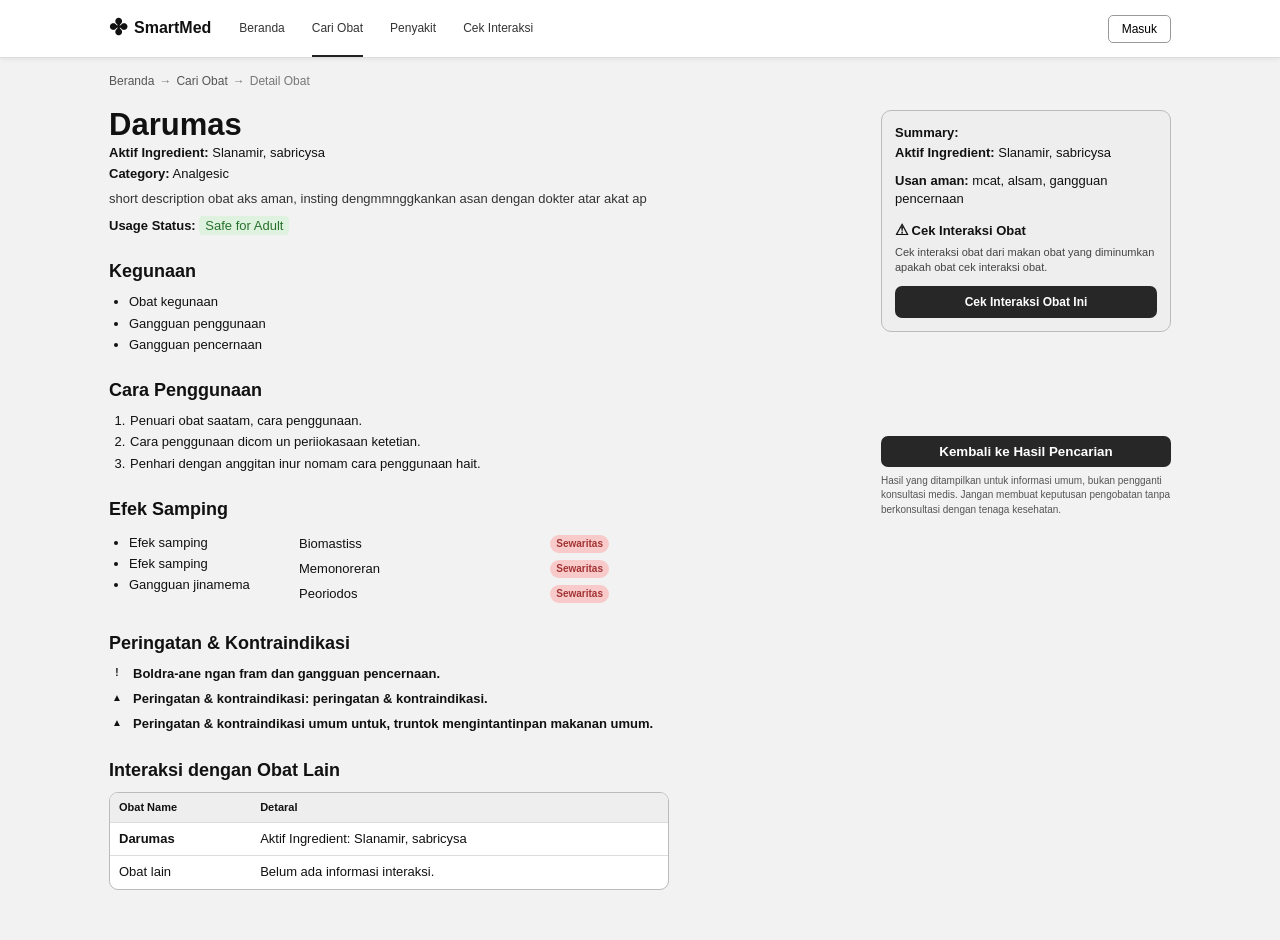
<file: project-ekskull/index.html>
<!DOCTYPE html>
<html lang="id">
<head>
  <meta charset="UTF-8">
  <meta http-equiv="refresh" content="0; url=cariobat.html">
  <meta name="viewport" content="width=device-width, initial-scale=1.0">
  <title>SmartMed - Mengalihkan</title>
  <link rel="canonical" href="cariobat.html">
  <script>window.location.replace("cariobat.html");</script>
</head>
<body>
  <p>Halaman dipindahkan. <a href="cariobat.html">Buka Cari Obat</a>.</p>
</body>
</html>
</file>
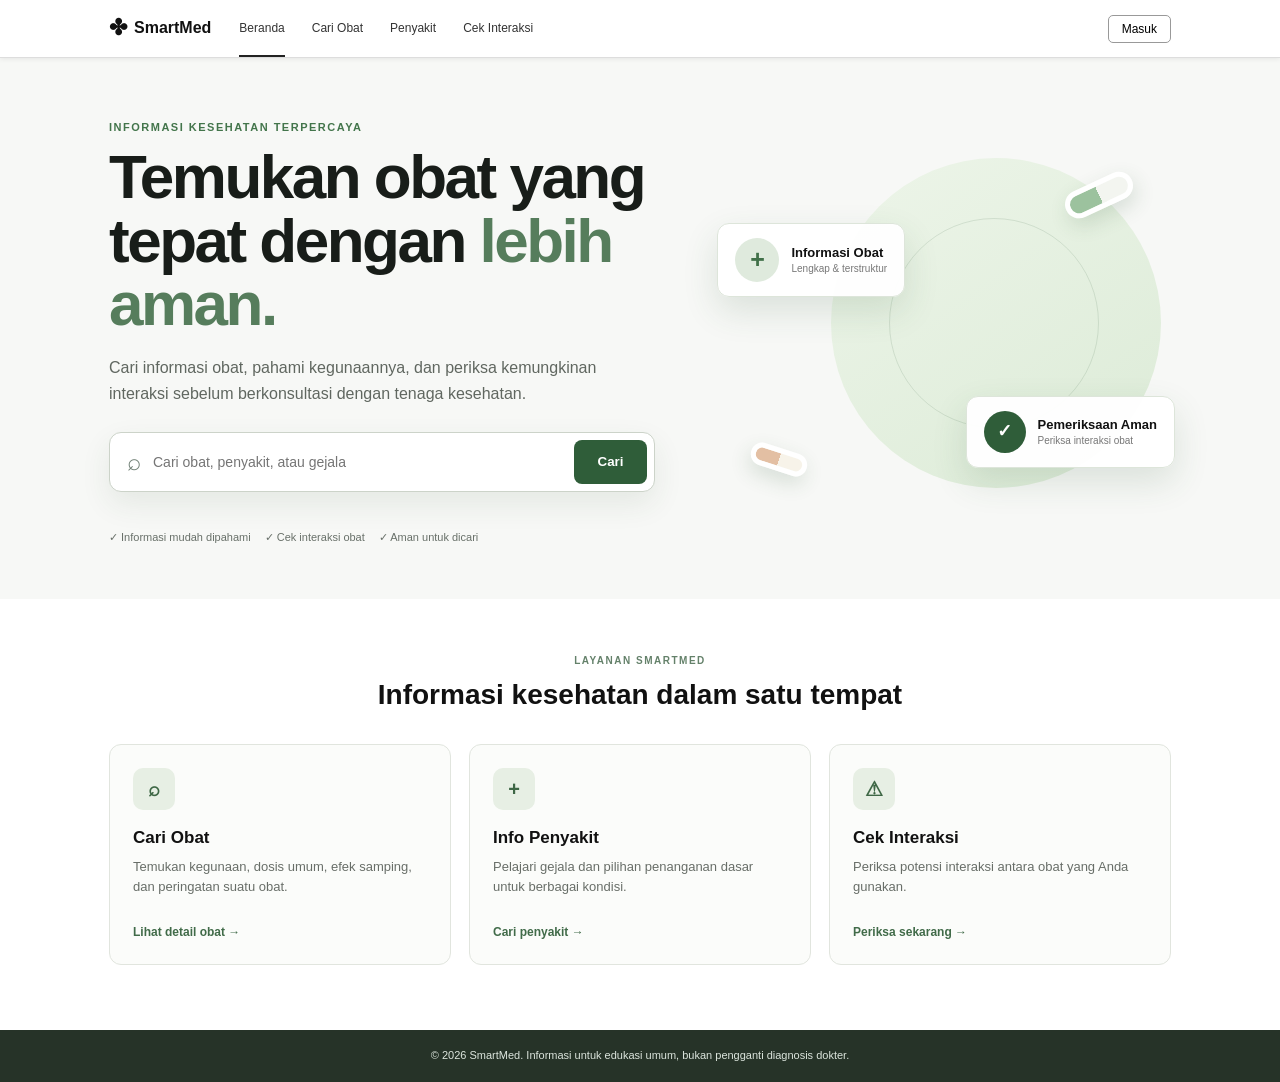
<file: project-ekskull/baru.html>
<!DOCTYPE html>
<html lang="id">
<head>
  <meta charset="UTF-8">
  <meta name="viewport" content="width=device-width, initial-scale=1.0">
  <meta name="description" content="Cari informasi obat, penyakit, dan interaksi obat dengan SmartMed.">
  <title>SmartMed - Temukan Obat yang Tepat</title>
  <link rel="stylesheet" href="style.css">
  <link rel="stylesheet" href="smartmed.css">
</head>
<body class="home-page">
  <header class="site-header">
    <div class="nav-wrap">
      <a href="baru.html" class="brand" aria-label="SmartMed Beranda">
        <span class="brand-icon">✤</span>
        <span>SmartMed</span>
      </a>

      <nav class="nav-menu" aria-label="Navigasi utama">
        <a href="baru.html" class="active">Beranda</a>
        <a href="cariobat.html">Cari Obat</a>
        <a href="#fitur">Penyakit</a>
        <a href="cariobat.html#interaksi">Cek Interaksi</a>
      </nav>

      <button class="login-btn" type="button">Masuk</button>
    </div>
  </header>

  <main>
    <section class="hero" aria-labelledby="hero-title">
      <div class="hero-content">
        <p class="hero-eyebrow">INFORMASI KESEHATAN TERPERCAYA</p>
        <h1 id="hero-title">Temukan obat yang tepat dengan <span>lebih aman.</span></h1>
        <p class="hero-description">
          Cari informasi obat, pahami kegunaannya, dan periksa kemungkinan interaksi
          sebelum berkonsultasi dengan tenaga kesehatan.
        </p>

        <form class="search-box" id="searchForm" role="search">
          <label class="sr-only" for="searchInput">Cari obat, penyakit, atau gejala</label>
          <span class="search-icon" aria-hidden="true">⌕</span>
          <input id="searchInput" type="search" placeholder="Cari obat, penyakit, atau gejala" autocomplete="off">
          <button type="submit">Cari</button>
        </form>
        <p class="search-feedback" id="searchFeedback" role="status"></p>

        <div class="hero-trust">
          <span>✓ Informasi mudah dipahami</span>
          <span>✓ Cek interaksi obat</span>
          <span>✓ Aman untuk dicari</span>
        </div>
      </div>

      <div class="hero-visual" aria-label="Ilustrasi layanan kesehatan">
        <div class="hero-circle circle-one"></div>
        <div class="hero-circle circle-two"></div>
        <div class="medicine-card main-card">
          <div class="medicine-icon">+</div>
          <div><strong>Informasi Obat</strong><span>Lengkap &amp; terstruktur</span></div>
        </div>
        <div class="medicine-card safety-card">
          <span class="shield">✓</span>
          <div><strong>Pemeriksaan Aman</strong><span>Periksa interaksi obat</span></div>
        </div>
        <div class="pill pill-one"></div>
        <div class="pill pill-two"></div>
      </div>
    </section>

    <section class="feature-section" id="fitur" aria-labelledby="feature-title">
      <div class="section-heading">
        <p>LAYANAN SMARTMED</p>
        <h2 id="feature-title">Informasi kesehatan dalam satu tempat</h2>
      </div>
      <div class="feature-grid">
        <a class="feature-card" href="cariobat.html">
          <span class="feature-icon">⌕</span>
          <h3>Cari Obat</h3>
          <p>Temukan kegunaan, dosis umum, efek samping, dan peringatan suatu obat.</p>
          <span class="feature-link">Lihat detail obat →</span>
        </a>
        <a class="feature-card" href="#">
          <span class="feature-icon">+</span>
          <h3>Info Penyakit</h3>
          <p>Pelajari gejala dan pilihan penanganan dasar untuk berbagai kondisi.</p>
          <span class="feature-link">Cari penyakit →</span>
        </a>
        <a class="feature-card" href="cariobat.html#interaksi">
          <span class="feature-icon">⚠</span>
          <h3>Cek Interaksi</h3>
          <p>Periksa potensi interaksi antara obat yang Anda gunakan.</p>
          <span class="feature-link">Periksa sekarang →</span>
        </a>
      </div>
    </section>
  </main>

  <footer class="home-footer">
    <p>© 2026 SmartMed. Informasi untuk edukasi umum, bukan pengganti diagnosis dokter.</p>
  </footer>

  <script>
    const searchForm = document.getElementById("searchForm");
    const searchInput = document.getElementById("searchInput");
    const searchFeedback = document.getElementById("searchFeedback");

    searchForm.addEventListener("submit", (event) => {
      event.preventDefault();
      const keyword = searchInput.value.trim();
      if (!keyword) {
        searchFeedback.textContent = "Masukkan nama obat, penyakit, atau gejala.";
        searchInput.focus();
        return;
      }
      searchFeedback.textContent = `Mencari "${keyword}"...`;
      window.location.href = `cariobat.html?q=${encodeURIComponent(keyword)}`;
    });

    document.querySelector(".login-btn").addEventListener("click", () => {
      alert("Demo: halaman login SmartMed.");
    });
  </script>
  <script src="smartmed.js" defer></script>
</body>
</html>
</file>
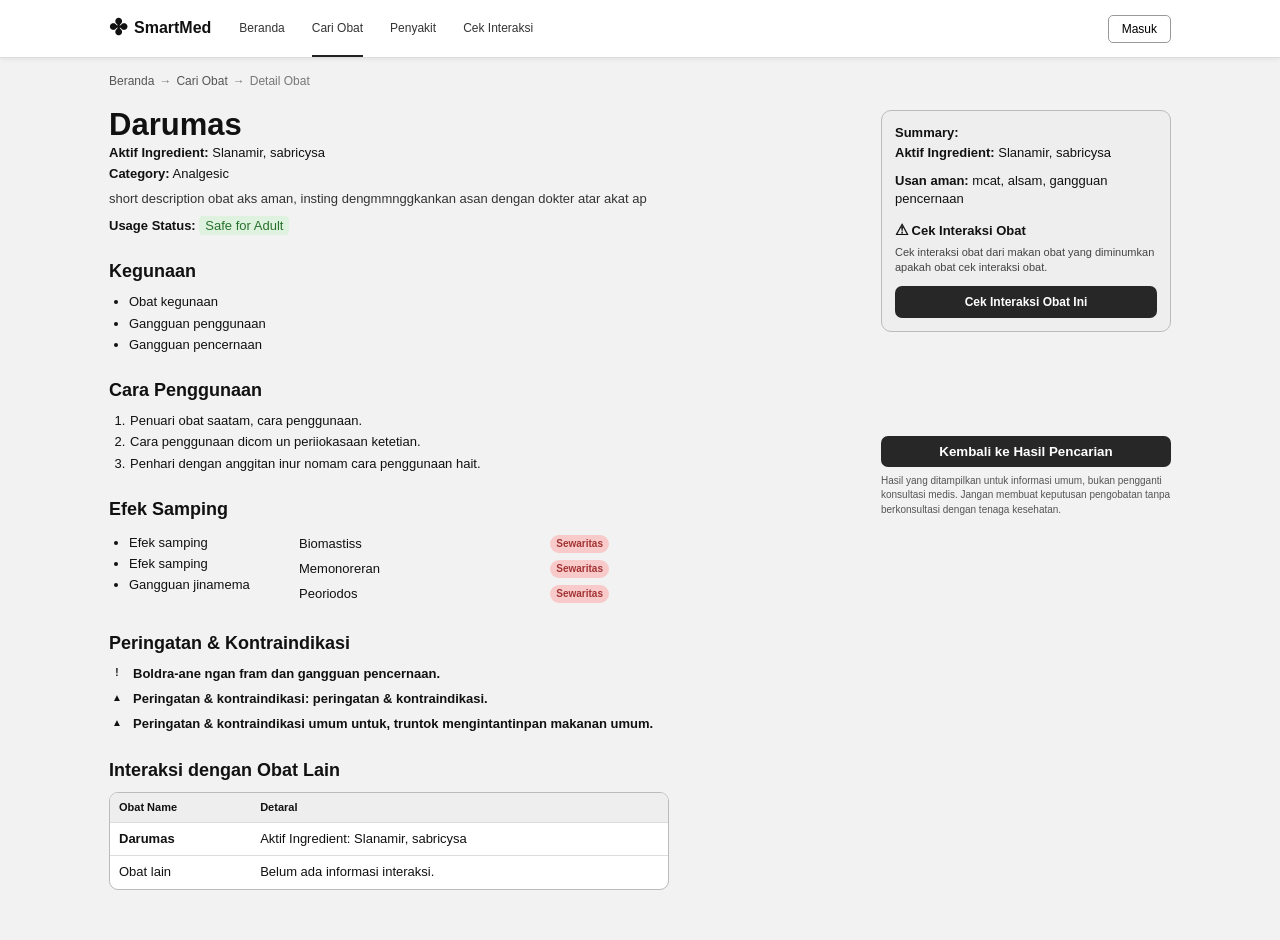
<file: project-ekskull/cariobat.html>
<!DOCTYPE html>
<html lang="id">
<head>
  <meta charset="UTF-8" />
  <meta name="viewport" content="width=device-width, initial-scale=1.0" />
  <title>SmartMed - Cari Obat</title>
  <link rel="stylesheet" href="style.css" />
  <link rel="stylesheet" href="smartmed.css" />
</head>
<body>
  <header class="site-header">
    <div class="nav-wrap">
      <a href="baru.html" class="brand" aria-label="SmartMed">
        <span class="brand-icon">✤</span>
        <span>SmartMed</span>
      </a>

      <nav class="nav-menu" aria-label="Navigasi utama">
        <a href="baru.html">Beranda</a>
        <a href="cariobat.html" class="active">Cari Obat</a>
        <a href="baru.html#fitur">Penyakit</a>
        <a href="#interaksi">Cek Interaksi</a>
      </nav>

      <button class="login-btn" id="loginBtn" type="button">Masuk</button>
    </div>
  </header>

  <main class="container">
    <div class="breadcrumb">
      <a href="baru.html">Beranda</a>
      <span>→</span>
      <a href="cariobat.html">Cari Obat</a>
      <span>→</span>
      <span>Detail Obat</span>
    </div>

    <section class="content-grid">
      <article class="drug-content">
        <h1>Darumas</h1>

        <p class="meta"><strong>Aktif Ingredient:</strong> Slanamir, sabricysa</p>
        <p class="meta"><strong>Category:</strong> Analgesic</p>
        <p class="description">
          short description obat aks aman, insting dengmmnggkankan asan
          dengan dokter atar akat ap
        </p>

        <p class="usage-status">
          <strong>Usage Status:</strong>
          <span>Safe for Adult</span>
        </p>

        <section>
          <h2>Kegunaan</h2>
          <ul>
            <li>Obat kegunaan</li>
            <li>Gangguan penggunaan</li>
            <li>Gangguan pencernaan</li>
          </ul>
        </section>

        <section>
          <h2>Cara Penggunaan</h2>
          <ol>
            <li>Penuari obat saatam, cara penggunaan.</li>
            <li>Cara penggunaan dicom un periiokasaan ketetian.</li>
            <li>Penhari dengan anggitan inur nomam cara penggunaan hait.</li>
          </ol>
        </section>

        <section>
          <h2>Efek Samping</h2>
          <div class="side-effects">
            <ul>
              <li>Efek samping</li>
              <li>Efek samping</li>
              <li>Gangguan jinamema</li>
            </ul>
            <div class="severity-list">
              <div><span>Biomastiss</span><b>Sewaritas</b></div>
              <div><span>Memonoreran</span><b>Sewaritas</b></div>
              <div><span>Peoriodos</span><b>Sewaritas</b></div>
            </div>
          </div>
        </section>

        <section>
          <h2>Peringatan &amp; Kontraindikasi</h2>
          <ul class="warning-list">
            <li><span class="warning-icon">!</span> Boldra-ane ngan fram dan gangguan pencernaan.</li>
            <li><span class="warning-icon">▲</span> Peringatan &amp; kontraindikasi: peringatan &amp; kontraindikasi.</li>
            <li><span class="warning-icon">▲</span> Peringatan &amp; kontraindikasi umum untuk, truntok mengintantinpan makanan umum.</li>
          </ul>
        </section>

        <section id="interaksi">
          <h2>Interaksi dengan Obat Lain</h2>
          <div class="interaction-table-wrap">
            <table>
              <thead>
                <tr>
                  <th>Obat Name</th>
                  <th>Detaral</th>
                </tr>
              </thead>
              <tbody>
                <tr>
                  <td><strong>Darumas</strong></td>
                  <td>Aktif Ingredient: Slanamir, sabricysa</td>
                </tr>
                <tr>
                  <td>Obat lain</td>
                  <td>Belum ada informasi interaksi.</td>
                </tr>
              </tbody>
            </table>
          </div>
        </section>
      </article>

      <aside class="sidebar">
        <div class="summary-card">
          <h3>Summary:</h3>
          <p><strong>Aktif Ingredient:</strong> Slanamir, sabricysa</p>
          <p><strong>Usan aman:</strong> mcat, alsam, gangguan pencernaan</p>

          <div class="interaction-box">
            <h3><span>⚠</span> Cek Interaksi Obat</h3>
            <p>Cek interaksi obat dari makan obat yang diminumkan apakah obat cek interaksi obat.</p>
            <button class="primary-btn" id="interactionBtn" type="button">Cek Interaksi Obat Ini</button>
          </div>
        </div>

        <button class="back-btn" id="backBtn" type="button">Kembali ke Hasil Pencarian</button>

        <p class="disclaimer">
          Hasil yang ditampilkan untuk informasi umum, bukan pengganti konsultasi
          medis. Jangan membuat keputusan pengobatan tanpa berkonsultasi dengan
          tenaga kesehatan.
        </p>
      </aside>
    </section>
  </main>

  <div class="modal" id="interactionModal" aria-hidden="true">
    <div class="modal-card">
      <button class="modal-close" id="modalClose" aria-label="Tutup" type="button">×</button>
      <div class="modal-icon">⚠</div>
      <h2>Cek Interaksi Obat</h2>
      <p>
        Fitur pemeriksaan interaksi untuk <strong>Darumas</strong> siap digunakan.
        Masukkan obat lain yang sedang digunakan untuk pemeriksaan lebih lanjut.
      </p>
      <label for="otherDrug">Nama obat lain</label>
      <input id="otherDrug" type="text" placeholder="Contoh: Paracetamol" />
      <button class="primary-btn full" id="checkBtn" type="button">Periksa Interaksi</button>
      <p class="result" id="result"></p>
    </div>
  </div>

  <script src="script.js"></script>
  <script src="smartmed.js" defer></script>
</body>
</html>
</file>
<file: project-ekskull/style.css>
* {
  box-sizing: border-box;
}

:root {
  --text: #111;
  --muted: #666;
  --border: #d7d7d7;
  --soft: #f3f3f3;
  --card: #f7f7f7;
  --dark: #272727;
  --green: #dff2df;
  --green-text: #27712c;
  --red: #f8caca;
  --red-text: #a33333;
}

body {
  margin: 0;
  background: #f2f2f2;
  color: var(--text);
  font-family: Arial, Helvetica, sans-serif;
  font-size: 13px;
  line-height: 1.4;
}

.site-header {
  height: 58px;
  background: #fff;
  border-bottom: 1px solid #ddd;
  box-shadow: 0 1px 5px rgba(0, 0, 0, .08);
}

.nav-wrap {
  max-width: 1110px;
  height: 100%;
  margin: auto;
  padding: 0 24px;
  display: flex;
  align-items: center;
  gap: 28px;
}

.brand {
  display: flex;
  align-items: center;
  gap: 7px;
  color: #111;
  text-decoration: none;
  font-size: 16px;
  font-weight: 700;
}

.brand-icon {
  font-size: 22px;
}

.nav-menu {
  display: flex;
  align-self: stretch;
  gap: 27px;
}

.nav-menu a {
  position: relative;
  display: flex;
  align-items: center;
  color: #333;
  text-decoration: none;
  font-size: 12px;
}

.nav-menu a.active::after {
  content: "";
  position: absolute;
  left: 0;
  right: 0;
  bottom: 0;
  height: 2px;
  background: #222;
}

.login-btn {
  margin-left: auto;
  border: 1px solid #999;
  border-radius: 5px;
  background: #fff;
  padding: 6px 13px;
  cursor: pointer;
  font-size: 12px;
}

.container {
  max-width: 1110px;
  margin: 0 auto;
  padding: 15px 24px 50px;
}

.breadcrumb {
  display: flex;
  gap: 5px;
  color: #777;
  margin: 0 0 17px;
  font-size: 12px;
}

.breadcrumb a {
  color: #555;
  text-decoration: none;
}

.content-grid {
  display: grid;
  grid-template-columns: minmax(0, 1fr) 290px;
  gap: 38px;
}

.drug-content {
  max-width: 720px;
}

h1 {
  margin: 0 0 2px;
  font-size: 31px;
  line-height: 1.15;
}

h2 {
  margin: 24px 0 9px;
  font-size: 18px;
}

.meta {
  margin: 2px 0;
}

.description {
  max-width: 570px;
  margin: 7px 0 9px;
  color: #333;
}

.usage-status {
  margin: 7px 0;
}

.usage-status span {
  color: var(--green-text);
  background: var(--green);
  padding: 2px 6px;
  border-radius: 4px;
}

ul, ol {
  margin: 0;
  padding-left: 20px;
}

li {
  margin: 3px 0;
}

ol li {
  padding-left: 1px;
}

.side-effects {
  display: grid;
  grid-template-columns: 190px 1fr;
  max-width: 500px;
}

.severity-list {
  padding-top: 1px;
}

.severity-list div {
  display: flex;
  align-items: center;
  justify-content: space-between;
  gap: 15px;
  height: 25px;
}

.severity-list b {
  min-width: 58px;
  padding: 2px 6px;
  border-radius: 12px;
  text-align: center;
  background: var(--red);
  color: var(--red-text);
  font-size: 10px;
}

.warning-list {
  list-style: none;
  padding-left: 0;
  max-width: 700px;
}

.warning-list li {
  display: flex;
  gap: 8px;
  align-items: flex-start;
  margin: 7px 0;
  font-weight: 600;
}

.warning-icon {
  flex: 0 0 auto;
  width: 16px;
  height: 16px;
  display: inline-flex;
  align-items: center;
  justify-content: center;
  font-size: 10px;
  font-weight: 800;
}

.interaction-table-wrap {
  width: 100%;
  max-width: 560px;
  overflow: hidden;
  border: 1px solid #bbb;
  border-radius: 9px;
  background: white;
}

table {
  width: 100%;
  border-collapse: collapse;
  text-align: left;
}

th, td {
  padding: 7px 9px;
  border-bottom: 1px solid #ddd;
  vertical-align: top;
}

th {
  background: #eee;
  font-size: 11px;
}

tr:last-child td {
  border-bottom: 0;
}

.sidebar {
  padding-top: 3px;
}

.summary-card {
  background: #eee;
  border: 1px solid #bbb;
  border-radius: 10px;
  padding: 13px;
}

.summary-card h3 {
  margin: 0;
  font-size: 13px;
}

.summary-card p {
  margin: 2px 0 10px;
}

.interaction-box {
  margin-top: 10px;
}

.interaction-box h3 {
  margin-bottom: 5px;
}

.interaction-box h3 span {
  font-size: 15px;
}

.interaction-box p {
  color: #444;
  font-size: 11px;
}

.primary-btn {
  width: 100%;
  border: 0;
  border-radius: 7px;
  background: var(--dark);
  color: #fff;
  padding: 9px 12px;
  cursor: pointer;
  font-weight: 700;
  font-size: 12px;
  transition: transform .15s, opacity .15s;
}

.primary-btn:hover {
  opacity: .88;
}

.primary-btn:active {
  transform: scale(.98);
}

.back-btn {
  width: 100%;
  margin-top: 104px;
  padding: 8px 10px;
  border: 0;
  border-radius: 7px;
  background: var(--dark);
  color: white;
  cursor: pointer;
  font-weight: 700;
}

.disclaimer {
  margin: 7px 0;
  color: #555;
  font-size: 10px;
  line-height: 1.45;
}

.modal {
  position: fixed;
  inset: 0;
  z-index: 10;
  display: none;
  place-items: center;
  padding: 20px;
  background: rgba(0, 0, 0, .45);
}

.modal.show {
  display: grid;
}

.modal-card {
  position: relative;
  width: min(420px, 100%);
  padding: 25px;
  border-radius: 12px;
  background: #fff;
  box-shadow: 0 15px 50px rgba(0,0,0,.25);
}

.modal-icon {
  font-size: 25px;
}

.modal-card h2 {
  margin-top: 5px;
}

.modal-close {
  position: absolute;
  top: 10px;
  right: 13px;
  border: 0;
  background: transparent;
  font-size: 25px;
  cursor: pointer;
}

.modal-card label {
  display: block;
  margin: 15px 0 5px;
  font-weight: 700;
}

.modal-card input {
  width: 100%;
  padding: 10px;
  border: 1px solid #bbb;
  border-radius: 6px;
  outline: none;
}

.modal-card input:focus {
  border-color: #555;
}

.full {
  margin-top: 12px;
}

.result {
  margin-bottom: 0;
  font-weight: 700;
}

/* Beranda dan hero section */
.home-page {
  background: #f7f8f6;
}

.sr-only {
  position: absolute;
  width: 1px;
  height: 1px;
  padding: 0;
  margin: -1px;
  overflow: hidden;
  clip: rect(0, 0, 0, 0);
  white-space: nowrap;
  border: 0;
}

.hero {
  min-height: 470px;
  max-width: 1110px;
  margin: 0 auto;
  padding: 62px 24px 54px;
  display: grid;
  grid-template-columns: minmax(0, 1.08fr) minmax(320px, .92fr);
  align-items: center;
  gap: 50px;
}

.hero-content {
  max-width: 590px;
}

.hero-eyebrow {
  margin: 0 0 10px;
  color: #43754b;
  font-size: 11px;
  font-weight: 800;
  letter-spacing: 1.5px;
}

.hero h1 {
  max-width: 560px;
  margin: 0;
  color: #181d19;
  font-size: clamp(40px, 5vw, 62px);
  line-height: 1.02;
  letter-spacing: -2.5px;
}

.hero h1 span {
  color: #567d5c;
}

.hero-description {
  max-width: 530px;
  margin: 20px 0 24px;
  color: #606760;
  font-size: 16px;
  line-height: 1.65;
}

.search-box {
  display: grid;
  grid-template-columns: 34px 1fr auto;
  align-items: center;
  max-width: 590px;
  min-height: 58px;
  padding: 7px;
  border: 1px solid #ccd3c9;
  border-radius: 12px;
  background: #fff;
  box-shadow: 0 12px 30px rgba(43, 77, 48, .09);
}

.search-icon {
  text-align: center;
  color: #718076;
  font-size: 24px;
}

.search-box input {
  min-width: 0;
  height: 42px;
  border: 0;
  outline: 0;
  background: transparent;
  color: #222;
  font-size: 14px;
}

.search-box button {
  height: 44px;
  padding: 0 24px;
  border: 0;
  border-radius: 8px;
  background: #2f5d39;
  color: #fff;
  cursor: pointer;
  font-weight: 700;
}

.search-feedback {
  min-height: 18px;
  margin: 7px 0 0;
  color: #3e6544;
  font-size: 12px;
}

.hero-trust {
  display: flex;
  flex-wrap: wrap;
  gap: 14px;
  margin-top: 13px;
  color: #687069;
  font-size: 11px;
}

.hero-trust span {
  white-space: nowrap;
}

.hero-visual {
  position: relative;
  min-height: 360px;
}

.hero-circle {
  position: absolute;
  border-radius: 50%;
}

.circle-one {
  width: 330px;
  height: 330px;
  right: 10px;
  top: 5px;
  background: linear-gradient(145deg, #edf5e9, #dcebd7);
}

.circle-two {
  width: 210px;
  height: 210px;
  right: 72px;
  top: 65px;
  border: 1px solid rgba(81, 119, 87, .16);
}

.medicine-card {
  position: absolute;
  z-index: 2;
  display: flex;
  align-items: center;
  gap: 12px;
  padding: 14px 17px;
  border: 1px solid #dde5da;
  border-radius: 12px;
  background: rgba(255, 255, 255, .96);
  box-shadow: 0 14px 35px rgba(47, 91, 57, .14);
}

.medicine-card div:last-child {
  display: grid;
}

.medicine-card strong {
  font-size: 13px;
}

.medicine-card span {
  color: #777;
  font-size: 10px;
}

.main-card {
  left: 12px;
  top: 70px;
}

.medicine-icon {
  width: 44px;
  height: 44px;
  display: grid;
  place-items: center;
  border-radius: 50%;
  background: #dfeadd;
  color: #407048;
  font-size: 25px;
  font-weight: 700;
}

.safety-card {
  right: -4px;
  bottom: 45px;
}

.shield {
  width: 42px;
  height: 42px;
  display: grid;
  place-items: center;
  border-radius: 50%;
  background: #2f5d39;
  color: #fff !important;
  font-size: 18px !important;
  font-weight: 800;
}

.pill {
  position: absolute;
  z-index: 3;
  width: 72px;
  height: 28px;
  border: 5px solid #fff;
  border-radius: 30px;
  box-shadow: 0 8px 20px rgba(52, 91, 57, .16);
}

.pill-one {
  right: 36px;
  top: 28px;
  background: linear-gradient(90deg, #9cc29e 50%, #f3f5f0 50%);
  transform: rotate(-25deg);
}

.pill-two {
  left: 45px;
  bottom: 42px;
  width: 58px;
  height: 23px;
  background: linear-gradient(90deg, #e3bfa3 50%, #f7f3e9 50%);
  transform: rotate(18deg);
}

.feature-section {
  background: #fff;
  padding: 55px 24px 65px;
}

.section-heading,
.feature-grid {
  max-width: 1062px;
  margin-left: auto;
  margin-right: auto;
}

.section-heading {
  text-align: center;
}

.section-heading p {
  margin: 0 0 7px;
  color: #64816a;
  font-size: 10px;
  font-weight: 800;
  letter-spacing: 1.5px;
}

.section-heading h2 {
  margin: 0 0 30px;
  font-size: 28px;
}

.feature-grid {
  display: grid;
  grid-template-columns: repeat(3, 1fr);
  gap: 18px;
}

.feature-card {
  min-height: 210px;
  padding: 23px;
  border: 1px solid #e1e5de;
  border-radius: 12px;
  background: #fbfcfa;
  color: inherit;
  text-decoration: none;
  transition: transform .2s, box-shadow .2s;
}

.feature-card:hover {
  transform: translateY(-4px);
  box-shadow: 0 12px 28px rgba(51, 78, 55, .10);
}

.feature-icon {
  width: 42px;
  height: 42px;
  display: grid;
  place-items: center;
  border-radius: 10px;
  background: #e7efe4;
  color: #3e6745;
  font-size: 20px;
  font-weight: 800;
}

.feature-card h3 {
  margin: 16px 0 7px;
  font-size: 17px;
}

.feature-card p {
  min-height: 54px;
  margin: 0 0 12px;
  color: #686e68;
  line-height: 1.55;
}

.feature-link {
  color: #416b49;
  font-size: 12px;
  font-weight: 800;
}

.home-footer {
  padding: 18px 24px;
  background: #263328;
  color: #dce5dd;
  text-align: center;
  font-size: 11px;
}

.home-footer p {
  margin: 0;
}

@media (max-width: 760px) {
  .site-header {
    height: auto;
  }

  .nav-wrap {
    flex-wrap: wrap;
    padding: 12px 18px;
    gap: 12px 20px;
  }

  .nav-menu {
    order: 3;
    width: 100%;
    height: 38px;
    overflow-x: auto;
    gap: 22px;
  }

  .login-btn {
    margin-left: auto;
  }

  .container {
    padding: 15px 18px 40px;
  }

  .content-grid {
    grid-template-columns: 1fr;
    gap: 25px;
  }

  .sidebar {
    padding-top: 0;
  }

  .back-btn {
    margin-top: 15px;
  }

  .side-effects {
    grid-template-columns: 1fr;
  }

  .severity-list {
    margin-top: 7px;
  }

  .hero {
    grid-template-columns: 1fr;
    padding: 45px 18px 35px;
    gap: 20px;
  }

  .hero h1 {
    font-size: 43px;
  }

  .hero-description {
    font-size: 15px;
  }

  .hero-visual {
    min-height: 320px;
  }

  .circle-one {
    width: 280px;
    height: 280px;
    right: 50%;
    transform: translateX(50%);
  }

  .circle-two {
    right: 50%;
    transform: translateX(50%);
  }

  .main-card {
    left: 0;
  }

  .safety-card {
    right: 0;
  }

  .feature-grid {
    grid-template-columns: 1fr;
  }

  .feature-card {
    min-height: auto;
  }
}

@media (max-width: 480px) {
  .nav-menu {
    gap: 16px;
  }

  .nav-menu a {
    white-space: nowrap;
  }

  .hero h1 {
    font-size: 36px;
    letter-spacing: -1.5px;
  }

  .search-box {
    grid-template-columns: 30px 1fr;
  }

  .search-box button {
    grid-column: 1 / -1;
    margin-top: 4px;
  }

  .hero-trust {
    display: grid;
  }

  .hero-visual {
    min-height: 290px;
  }

  .medicine-card {
    padding: 10px;
  }

  .main-card {
    top: 35px;
  }

  .safety-card {
    bottom: 22px;
  }
}

@media (prefers-reduced-motion: reduce) {
  * {
    scroll-behavior: auto !important;
    transition: none !important;
  }
}
</file>
<file: project-ekskull/smartmed.css>
/* Add-on styles for SmartMed demo features; original styles remain in style.css. */
.smartmed-overlay {
  position: fixed;
  inset: 0;
  z-index: 1000;
  display: grid;
  place-items: center;
  padding: 18px;
  background: rgba(18, 30, 21, .58);
}

.smartmed-dialog {
  position: relative;
  width: min(620px, 100%);
  max-height: min(85vh, 760px);
  overflow: auto;
  padding: 28px;
  border: 1px solid #e1e8df;
  border-radius: 18px;
  background: #fff;
  box-shadow: 0 24px 70px rgba(0, 0, 0, .24);
}

.smartmed-dialog h2 {
  margin: 0 36px 8px 0;
  color: #233428;
  font-size: 25px;
}

.smartmed-dialog p {
  color: #59645b;
  line-height: 1.6;
}

.smartmed-close {
  position: absolute;
  top: 14px;
  right: 16px;
  width: 36px;
  height: 36px;
  border: 0;
  border-radius: 50%;
  background: #eef3ed;
  color: #344a37;
  cursor: pointer;
  font-size: 22px;
}

.smartmed-form {
  display: grid;
  gap: 12px;
  margin-top: 20px;
}

.smartmed-form label {
  display: grid;
  gap: 6px;
  color: #354238;
  font-weight: 700;
}

.smartmed-form input,
.smartmed-form select {
  width: 100%;
  min-height: 44px;
  padding: 10px 12px;
  border: 1px solid #ccd5ca;
  border-radius: 8px;
  background: #fff;
  font: inherit;
}

.smartmed-form input:focus,
.smartmed-form select:focus {
  outline: 3px solid rgba(67, 117, 75, .16);
  border-color: #527b58;
}

.smartmed-submit,
.smartmed-action {
  min-height: 44px;
  padding: 10px 15px;
  border: 0;
  border-radius: 8px;
  background: #2f5d39;
  color: white;
  cursor: pointer;
  font: inherit;
  font-weight: 700;
}

.smartmed-message {
  min-height: 20px;
  margin: 4px 0 0 !important;
  color: #315f39 !important;
  font-weight: 700;
}

.smartmed-warning {
  margin-top: 18px;
  padding: 12px 14px;
  border-left: 3px solid #d5a242;
  border-radius: 5px;
  background: #fff8e9;
  color: #64552f;
  font-size: 12px;
  line-height: 1.55;
}

.smartmed-list {
  display: grid;
  gap: 10px;
  margin-top: 18px;
}

.smartmed-item {
  padding: 15px;
  border: 1px solid #e0e7de;
  border-radius: 10px;
  background: #fbfcfa;
}

.smartmed-item h3 {
  margin: 0 0 5px;
  color: #2f5136;
  font-size: 16px;
}

.smartmed-item p {
  margin: 4px 0;
  font-size: 13px;
}

.smartmed-empty {
  padding: 18px;
  border-radius: 10px;
  background: #f5f7f4;
}

.smartmed-account {
  color: #315f39;
  font-size: 12px;
  font-weight: 700;
}

@media (max-width: 480px) {
  .smartmed-dialog {
    padding: 22px 18px;
  }
}
</file>
